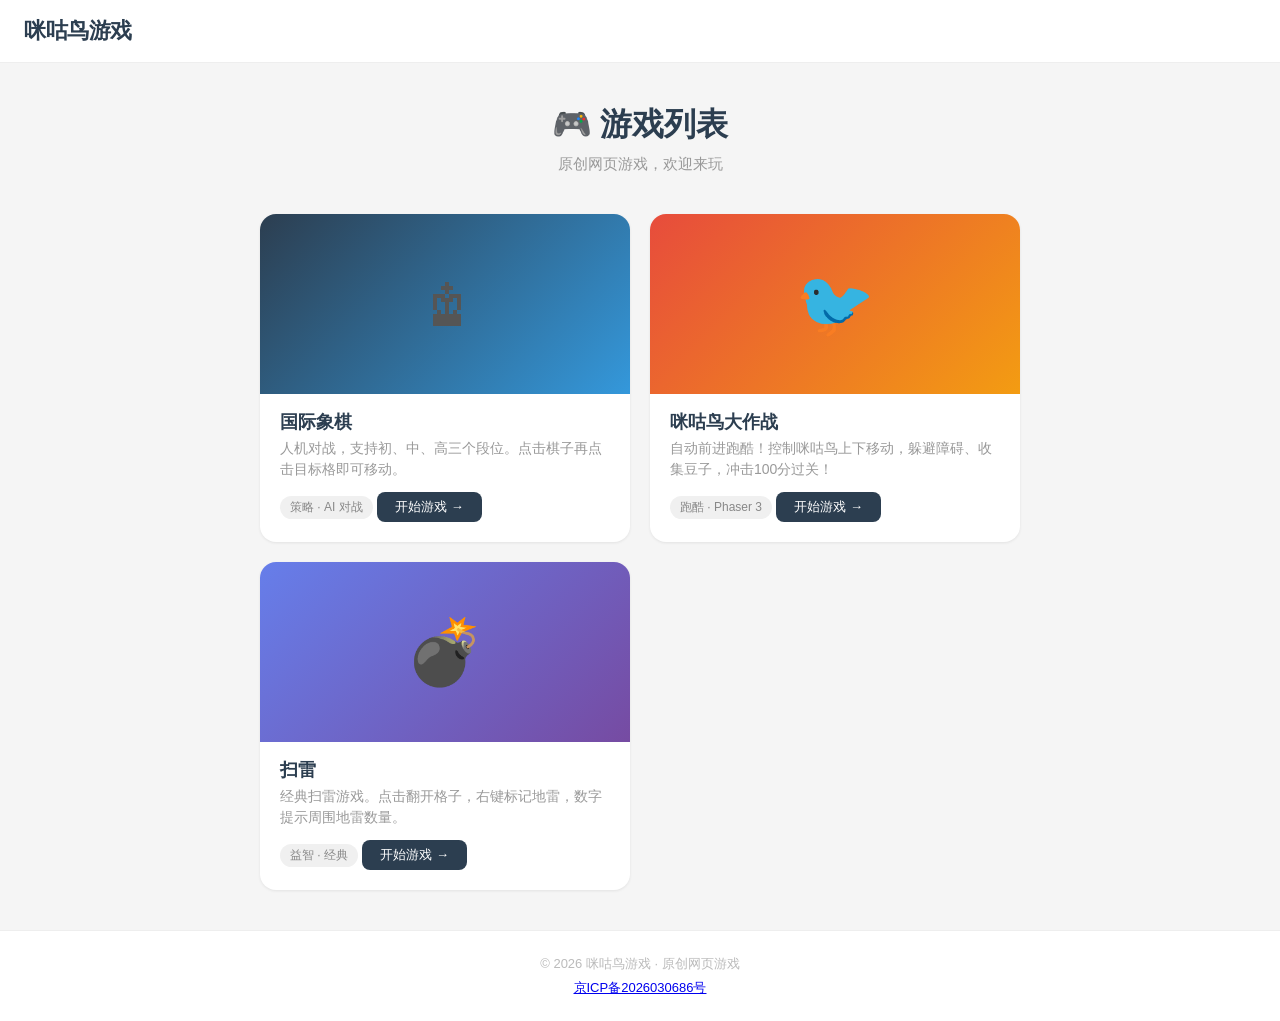
<file: index.html>
<!DOCTYPE html>
<html lang="zh-CN">
<head>
  <meta charset="UTF-8">
  <meta name="viewport" content="width=device-width, initial-scale=1.0">
  <title>咪咕鸟游戏 - 原创网页游戏</title>
  <link rel="stylesheet" href="/css/style.css">
</head>
<body>
  <nav class="nav">
    <a href="/" class="nav-brand">咪咕鸟游戏</a>
  </nav>

  <main>
    <div class="page-header">
      <h1>🎮 游戏列表</h1>
      <p>原创网页游戏，欢迎来玩</p>
    </div>

    <div class="game-grid">
      <!-- Chess -->
      <a href="/games/chess/" class="game-card">
        <div class="game-card-thumb" style="background: linear-gradient(135deg, #2c3e50 0%, #3498db 100%);">
          ♚
        </div>
        <div class="game-card-body">
          <div class="game-card-title">国际象棋</div>
          <div class="game-card-desc">人机对战，支持初、中、高三个段位。点击棋子再点击目标格即可移动。</div>
          <div class="game-card-tag">策略 · AI 对战</div>
          <div class="game-card-play">开始游戏 →</div>
        </div>
      </a>

      <!-- Migubird Battle -->
      <a href="/games/migubird-game/" class="game-card">
        <div class="game-card-thumb" style="background: linear-gradient(135deg, #e74c3c 0%, #f39c12 100%);">
          🐦
        </div>
        <div class="game-card-body">
          <div class="game-card-title">咪咕鸟大作战</div>
          <div class="game-card-desc">自动前进跑酷！控制咪咕鸟上下移动，躲避障碍、收集豆子，冲击100分过关！</div>
          <div class="game-card-tag">跑酷 · Phaser 3</div>
          <div class="game-card-play">开始游戏 →</div>
        </div>
      </a>

      <!-- Minesweeper -->
      <a href="/games/minesweeper/" class="game-card">
        <div class="game-card-thumb minesweeper">
          💣
        </div>
        <div class="game-card-body">
          <div class="game-card-title">扫雷</div>
          <div class="game-card-desc">经典扫雷游戏。点击翻开格子，右键标记地雷，数字提示周围地雷数量。</div>
          <div class="game-card-tag">益智 · 经典</div>
          <div class="game-card-play">开始游戏 →</div>
        </div>
      </a>
    </div>
  </main>

  <footer class="footer">
    <p>© 2026 咪咕鸟游戏 · 原创网页游戏</p>
    <p style="margin-top:6px;"><a href="https://beian.miit.gov.cn/" target="_blank" rel="noopener noreferrer">京ICP备2026030686号</a></p>
  </footer>
</body>
</html>
</file>
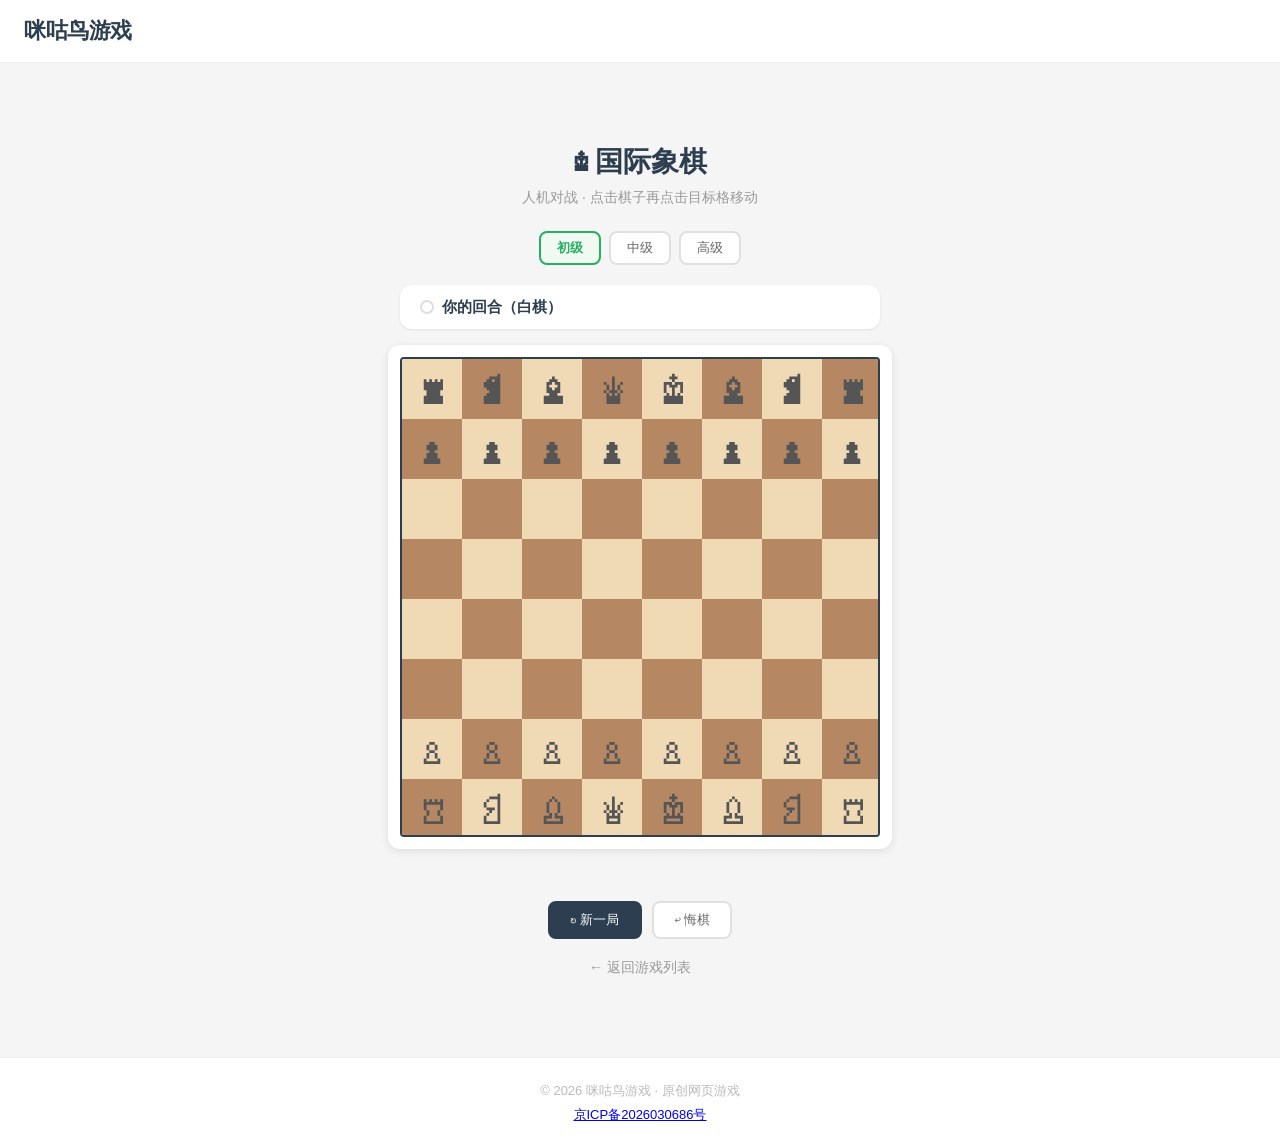
<file: games/chess/index.html>
<!DOCTYPE html>
<html lang="zh-CN">
<head>
  <meta charset="UTF-8">
  <meta name="viewport" content="width=device-width, initial-scale=1.0, user-scalable=no">
  <title>国际象棋 - 咪咕鸟游戏</title>
  <link rel="stylesheet" href="/css/style.css">
  <script src="chess.js?v=2"></script>
  <style>
    .game-container {
      display: flex;
      flex-direction: column;
      align-items: center;
      padding: 40px 20px;
    }

    .game-title {
      font-size: 28px;
      font-weight: 700;
      color: #2c3e50;
      margin-bottom: 8px;
    }

    .game-subtitle {
      color: #999;
      margin-bottom: 24px;
      font-size: 14px;
    }

    /* Difficulty selector */
    .difficulty {
      display: flex;
      gap: 8px;
      margin-bottom: 20px;
    }

    .difficulty button {
      padding: 6px 16px;
      border: 2px solid #e0e0e0;
      border-radius: 8px;
      background: white;
      cursor: pointer;
      font-size: 13px;
      transition: all 0.2s;
      color: #666;
    }

    .difficulty button:hover { border-color: #2c3e50; color: #2c3e50; }

    .difficulty button.active-easy {
      border-color: #27ae60;
      background: #f0faf3;
      color: #27ae60;
      font-weight: 600;
    }
    .difficulty button.active-medium {
      border-color: #e67e22;
      background: #fef9f0;
      color: #e67e22;
      font-weight: 600;
    }
    .difficulty button.active-hard {
      border-color: #c0392b;
      background: #fdf6f0;
      color: #c0392b;
      font-weight: 600;
    }

    /* Game info bar */
    .game-info {
      display: flex;
      align-items: center;
      justify-content: space-between;
      width: 100%;
      max-width: 480px;
      margin-bottom: 16px;
      padding: 10px 20px;
      background: white;
      border-radius: 12px;
      box-shadow: 0 1px 3px rgba(0,0,0,0.08);
    }

    .turn-indicator {
      display: flex;
      align-items: center;
      gap: 8px;
      font-size: 15px;
      font-weight: 600;
      color: #2c3e50;
    }

    .turn-dot {
      width: 14px;
      height: 14px;
      border-radius: 50%;
      display: inline-block;
      border: 2px solid #ddd;
    }

    .turn-dot.white { background: #fff; }
    .turn-dot.black { background: #222; }

    .captured-pieces {
      font-size: 18px;
      min-height: 24px;
      letter-spacing: 1px;
    }

    /* Board */
    .board-wrapper {
      background: white;
      padding: 12px;
      border-radius: 12px;
      box-shadow: 0 2px 8px rgba(0,0,0,0.1);
    }

    .board {
      display: grid;
      grid-template-columns: repeat(8, 1fr);
      gap: 0;
      width: 480px;
      height: 480px;
      border: 2px solid #2c3e50;
      border-radius: 4px;
      overflow: hidden;
    }

    .square {
      width: 60px;
      height: 60px;
      display: flex;
      align-items: center;
      justify-content: center;
      font-size: 44px;
      cursor: pointer;
      user-select: none;
      position: relative;
      transition: background 0.15s;
    }

    .square.light { background: #f0d9b5; }
    .square.dark { background: #b58863; }

    .square.selected {
      background: #f6f669 !important;
    }

    .square.valid-move::after {
      content: '';
      position: absolute;
      width: 16px;
      height: 16px;
      border-radius: 50%;
      background: rgba(0,0,0,0.2);
    }

    .square.valid-capture {
      box-shadow: inset 0 0 0 4px rgba(0,0,0,0.3);
    }

    .square.last-move {
      background: #cdd26a !important;
    }

    .square.in-check {
      background: radial-gradient(ellipse at center, #ff0000 0%, #e70000 25%, rgba(169,0,0,0) 89%) !important;
    }

    /* Status */
    .game-status {
      margin-top: 16px;
      font-size: 16px;
      font-weight: 600;
      min-height: 24px;
      text-align: center;
      color: #2c3e50;
    }

    .game-status.win { color: #27ae60; }
    .game-status.lose { color: #c0392b; }
    .game-status.draw { color: #e67e22; }

    /* Buttons */
    .game-actions {
      display: flex;
      gap: 10px;
      margin-top: 12px;
    }

    .btn {
      padding: 8px 20px;
      border: 2px solid #e0e0e0;
      border-radius: 8px;
      background: white;
      cursor: pointer;
      font-size: 13px;
      transition: all 0.2s;
      color: #666;
      font-weight: 500;
    }

    .btn:hover {
      border-color: #2c3e50;
      color: #2c3e50;
    }

    .btn-primary {
      background: #2c3e50;
      color: white;
      border-color: #2c3e50;
    }

    .btn-primary:hover {
      background: #c0392b;
      border-color: #c0392b;
    }

    /* Thinking indicator */
    .thinking {
      display: none;
      align-items: center;
      gap: 8px;
      margin-top: 8px;
      color: #999;
      font-size: 14px;
    }

    .thinking .spinner {
      width: 16px;
      height: 16px;
      border: 2px solid #ddd;
      border-top-color: #2c3e50;
      border-radius: 50%;
      animation: spin 0.8s linear infinite;
    }

    @keyframes spin { to { transform: rotate(360deg); } }

    .back-link {
      display: inline-flex;
      align-items: center;
      gap: 6px;
      margin-top: 20px;
      color: #999;
      text-decoration: none;
      font-size: 14px;
      transition: color 0.2s;
    }

    .back-link:hover { color: #2c3e50; }

    /* Responsive */
    @media (max-width: 540px) {
      .board { width: 92vw; height: 92vw; }
      .square { width: 11.5vw; height: 11.5vw; font-size: 7vw; }
      .board-wrapper { padding: 8px; }
      .game-title { font-size: 22px; }
      .game-info { max-width: 92vw; padding: 8px 12px; }
    }
  </style>
</head>
<body>
  <nav class="nav">
    <a href="/" class="nav-brand">咪咕鸟游戏</a>
  </nav>

  <main>
    <div class="game-container">
      <h1 class="game-title">♚ 国际象棋</h1>
      <p class="game-subtitle">人机对战 · 点击棋子再点击目标格移动</p>

      <div class="difficulty">
        <button class="active-easy" data-level="easy">初级</button>
        <button data-level="medium">中级</button>
        <button data-level="hard">高级</button>
      </div>

      <div class="game-info">
        <div class="turn-indicator">
          <span class="turn-dot white" id="turnDot"></span>
          <span id="turnText">你的回合</span>
        </div>
        <div class="captured-pieces" id="capturedDisplay"></div>
      </div>

      <div class="board-wrapper">
        <div class="board" id="board"></div>
      </div>

      <div class="game-status" id="gameStatus"></div>
      <div class="thinking" id="thinkingIndicator">
        <div class="spinner"></div>
        <span>电脑思考中...</span>
      </div>

      <div class="game-actions">
        <button class="btn btn-primary" id="restartBtn">↻ 新一局</button>
        <button class="btn" id="undoBtn">↩ 悔棋</button>
      </div>

      <a href="/" class="back-link">← 返回游戏列表</a>
    </div>
  </main>

  <footer class="footer">
    <p>© 2026 咪咕鸟游戏 · 原创网页游戏</p>
    <p style="margin-top:6px;"><a href="https://beian.miit.gov.cn/" target="_blank" rel="noopener noreferrer">京ICP备2026030686号</a></p>
  </footer>

  <script>
    const PIECES = { 'wK': '♔', 'wQ': '♕', 'wR': '♖', 'wB': '♗', 'wN': '♘', 'wP': '♙',
                     'bK': '♚', 'bQ': '♛', 'bR': '♜', 'bB': '♝', 'bN': '♞', 'bP': '♟' };

    const DIFFICULTY = { easy: 2, medium: 3, hard: 3 };

    let game = new Chess();
    let currentLevel = 'easy';
    let selectedSquare = null;
    let gameOver = false;
    let isAIThinking = false;
    let moveHistory = []; // for undo

    // Color squares: light/dark pattern - standard chess board
    // a8 is dark (index 0), h8 is light (index 7)
    const DARK_SQUARES = new Set();
    for (let r = 0; r < 8; r++) {
      for (let c = 0; c < 8; c++) {
        if ((r + c) % 2 === 1) DARK_SQUARES.add(sq(r, c));
      }
    }

    function sq(r, c) { return 'abcdefgh'[c] + (8 - r); }

    const boardEl = document.getElementById('board');
    const gameStatus = document.getElementById('gameStatus');
    const turnText = document.getElementById('turnText');
    const turnDot = document.getElementById('turnDot');
    const capturedDisplay = document.getElementById('capturedDisplay');
    const thinkingIndicator = document.getElementById('thinkingIndicator');
    const diffBtns = document.querySelectorAll('.difficulty button');

    diffBtns.forEach(btn => {
      btn.addEventListener('click', () => {
        diffBtns.forEach(b => { b.className = ''; });
        currentLevel = btn.dataset.level;
        btn.className = `active-${currentLevel}`;
        initGame();
      });
    });

    document.getElementById('restartBtn').addEventListener('click', initGame);
    document.getElementById('undoBtn').addEventListener('click', undoMove);

    function initGame() {
      game = new Chess();
      selectedSquare = null;
      gameOver = false;
      isAIThinking = false;
      moveHistory = [];
      gameStatus.textContent = '';
      gameStatus.className = 'game-status';
      thinkingIndicator.style.display = 'none';
      renderBoard();
      updateInfo();
    }

    function updateInfo() {
      if (gameOver) return;
      const turn = game.turn();
      turnDot.className = `turn-dot ${turn === 'w' ? 'white' : 'black'}`;
      turnText.textContent = turn === 'w' ? '你的回合（白棋）' : '电脑思考中...';
      updateCaptured();
    }

    function updateCaptured() {
      const fen = game.fen();
      const captured = { w: [], b: [] };
      const fullSet = { w: { P:0,N:0,B:0,R:0,Q:0 }, b: { P:0,N:0,B:0,R:0,Q:0 } };

      // Count pieces from FEN
      const rows = fen.split(' ')[0].split('/');
      rows.forEach(row => {
        let c = 0;
        for (const ch of row) {
          if (ch >= '1' && ch <= '8') { c += parseInt(ch); continue; }
          const color = ch === ch.toUpperCase() ? 'w' : 'b';
          const type = ch.toUpperCase();
          fullSet[color][type]++;
          c++;
        }
      });

      // Starting set
      const startSet = { w: { P:8,N:2,B:2,R:2,Q:1,K:1 }, b: { P:8,N:2,B:2,R:2,Q:1,K:1 } };

      const order = ['Q','R','B','N','P'];
      let whiteCaptured = '', blackCaptured = '';
      order.forEach(type => {
        for (let i = fullSet.w[type]; i < startSet.w[type]; i++)
          whiteCaptured += PIECES['w' + type];
        for (let i = fullSet.b[type]; i < startSet.b[type]; i++)
          blackCaptured += PIECES['b' + type];
      });

      capturedDisplay.innerHTML = blackCaptured ? `<span style="color:#666">${blackCaptured}</span> ` : '';
      capturedDisplay.innerHTML += whiteCaptured ? `<span>${whiteCaptured}</span>` : '';
    }

    function renderBoard() {
      boardEl.innerHTML = '';
      const fen = game.fen().split(' ')[0];
      const rows = fen.split('/');
      const inCheck = game.inCheck();

      for (let r = 0; r < 8; r++) {
        let col = 0;
        for (const ch of rows[r]) {
          if (ch >= '1' && ch <= '8') {
            const empty = parseInt(ch);
            for (let e = 0; e < empty; e++) {
              const sqName = sq(r, col);
              const div = createSquare(r, col, sqName, null, inCheck);
              boardEl.appendChild(div);
              col++;
            }
          } else {
            const color = ch === ch.toUpperCase() ? 'w' : 'b';
            const type = ch.toUpperCase();
            const sqName = sq(r, col);
            const div = createSquare(r, col, sqName, color + type, inCheck);
            boardEl.appendChild(div);
            col++;
          }
        }
      }

      // Highlight last move
      if (moveHistory.length > 0) {
        const last = moveHistory[moveHistory.length - 1];
        highlightSquare(last.from);
        highlightSquare(last.to);
      }
    }

    function createSquare(r, c, sqName, piece, inCheck) {
      const div = document.createElement('div');
      const isDark = DARK_SQUARES.has(sqName);
      div.className = `square ${isDark ? 'dark' : 'light'}`;
      div.dataset.sq = sqName;

      if (piece) {
        div.textContent = PIECES[piece] || '';
        div.dataset.piece = piece;
      }

      if (inCheck && piece === (game.turn() === 'w' ? 'wK' : 'bK')) {
        div.classList.add('in-check');
      }

      div.addEventListener('click', () => handleClick(sqName));
      return div;
    }

    function highlightSquare(sqName) {
      const idx = (8 - parseInt(sqName[1])) * 8 + 'abcdefgh'.indexOf(sqName[0]);
      if (boardEl.children[idx]) {
        boardEl.children[idx].classList.add('last-move');
      }
    }

    function getSquareEl(sqName) {
      const idx = (8 - parseInt(sqName[1])) * 8 + 'abcdefgh'.indexOf(sqName[0]);
      return boardEl.children[idx];
    }

    function clearHighlights() {
      boardEl.querySelectorAll('.selected, .valid-move, .valid-capture, .last-move, .in-check').forEach(el => {
        el.classList.remove('selected', 'valid-move', 'valid-capture', 'last-move', 'in-check');
      });
    }

    function showValidMoves(sqName) {
      const moves = game.moves({ square: sqName, verbose: true });
      moves.forEach(move => {
        const el = getSquareEl(move.to);
        if (el) {
          if (move.captured) el.classList.add('valid-capture');
          else el.classList.add('valid-move');
        }
      });
    }

    function handleClick(sqName) {
      if (gameOver || isAIThinking) return;
      if (game.turn() === 'b') {
return; }

      // If a piece is already selected
      if (selectedSquare) {
        // Clicking same square - deselect
        if (selectedSquare === sqName) {
          clearHighlights();
          selectedSquare = null;
          return;
        }

        // Try to make a move
        const move = game.move({
          from: selectedSquare,
          to: sqName,
          promotion: 'q' // Always promote to queen
        });

        if (move) {
          try {
            clearHighlights();
            selectedSquare = null;
            moveHistory.push(move);
renderBoard();
checkGameState();
            if (!gameOver) {
aiMove();
} else {
}
          } catch(e) {
console.error('ERROR:', e);
          }
          return;
        }

        // Not a valid move - try selecting a different piece
        const piece = game.get(sqName);
        if (piece && piece.color === 'w') {
          clearHighlights();
          selectedSquare = sqName;
          const el = getSquareEl(sqName);
          if (el) el.classList.add('selected');
          showValidMoves(sqName);
          return;
        }

        // Invalid target, deselect
        clearHighlights();
        selectedSquare = null;
        return;
      }

      // No piece selected - try to select one
      const piece = game.get(sqName);
      if (piece && piece.color === 'w') {
        clearHighlights();
        selectedSquare = sqName;
        const el = getSquareEl(sqName);
        if (el) el.classList.add('selected');
        showValidMoves(sqName);
      }
    }

    // ========== AI Engine ==========

    const PIECE_VALUES = { p: 100, n: 320, b: 330, r: 500, q: 900, k: 20000 };

    // Piece-square tables for positional evaluation
    const PST = {
      p: [ 0,  0,  0,  0,  0,  0,  0,  0,
          50, 50, 50, 50, 50, 50, 50, 50,
          10, 10, 20, 30, 30, 20, 10, 10,
           5,  5, 10, 25, 25, 10,  5,  5,
           0,  0,  0, 20, 20,  0,  0,  0,
           5, -5,-10,  0,  0,-10, -5,  5,
           5, 10, 10,-20,-20, 10, 10,  5,
           0,  0,  0,  0,  0,  0,  0,  0 ],
      n: [-50,-40,-30,-30,-30,-30,-40,-50,
          -40,-20,  0,  0,  0,  0,-20,-40,
          -30,  0, 10, 15, 15, 10,  0,-30,
          -30,  5, 15, 20, 20, 15,  5,-30,
          -30,  0, 15, 20, 20, 15,  0,-30,
          -30,  5, 10, 15, 15, 10,  5,-30,
          -40,-20,  0,  5,  5,  0,-20,-40,
          -50,-40,-30,-30,-30,-30,-40,-50 ],
      b: [-20,-10,-10,-10,-10,-10,-10,-20,
          -10,  0,  0,  0,  0,  0,  0,-10,
          -10,  0,  5, 10, 10,  5,  0,-10,
          -10,  5,  5, 10, 10,  5,  5,-10,
          -10,  0, 10, 10, 10, 10,  0,-10,
          -10, 10, 10, 10, 10, 10, 10,-10,
          -10,  5,  0,  0,  0,  0,  5,-10,
          -20,-10,-10,-10,-10,-10,-10,-20 ],
      r: [ 0,  0,  0,  0,  0,  0,  0,  0,
           5, 10, 10, 10, 10, 10, 10,  5,
          -5,  0,  0,  0,  0,  0,  0, -5,
          -5,  0,  0,  0,  0,  0,  0, -5,
          -5,  0,  0,  0,  0,  0,  0, -5,
          -5,  0,  0,  0,  0,  0,  0, -5,
          -5,  0,  0,  0,  0,  0,  0, -5,
           0,  0,  0,  5,  5,  0,  0,  0 ],
      q: [-20,-10,-10, -5, -5,-10,-10,-20,
          -10,  0,  0,  0,  0,  0,  0,-10,
          -10,  0,  5,  5,  5,  5,  0,-10,
           -5,  0,  5,  5,  5,  5,  0, -5,
            0,  0,  5,  5,  5,  5,  0, -5,
          -10,  5,  5,  5,  5,  5,  0,-10,
          -10,  0,  5,  0,  0,  0,  0,-10,
          -20,-10,-10, -5, -5,-10,-10,-20 ],
      k: [-30,-40,-40,-50,-50,-40,-40,-30,
          -30,-40,-40,-50,-50,-40,-40,-30,
          -30,-40,-40,-50,-50,-40,-40,-30,
          -30,-40,-40,-50,-50,-40,-40,-30,
          -20,-30,-30,-40,-40,-30,-30,-20,
          -10,-20,-20,-20,-20,-20,-20,-10,
           20, 20,  0,  0,  0,  0, 20, 20,
           20, 30, 10,  0,  0, 10, 30, 20 ]
    };

    function pstIndex(sq, color) {
      const file = 'abcdefgh'.indexOf(sq[0]);
      const rank = parseInt(sq[1]) - 1;
      return color === 'w' ? (7 - rank) * 8 + file : rank * 8 + (7 - file);
    }

    function evaluate() {
      let score = 0;
      const fen = game.fen().split(' ')[0];
      const rows = fen.split('/');

      for (let r = 0; r < 8; r++) {
        let col = 0;
        for (const ch of rows[r]) {
          if (ch >= '1' && ch <= '8') { col += parseInt(ch); continue; }
          const color = ch === ch.toUpperCase() ? 'w' : 'b';
          const type = ch.toLowerCase();
          const sqName = sq(r, col);
          const table = PST[type];
          const pstVal = table ? (table[pstIndex(sqName, color)] || 0) : 0;
          const val = (PIECE_VALUES[type] || 0) + pstVal;
          score += (color === 'w' ? val : -val);
          col++;
        }
      }

      return isNaN(score) ? 0 : score;
    }

    function minimax(depth, alpha, beta, isMaximizing) {
      if (depth === 0) return { score: evaluate(), move: null };

      const moves = game.moves();
      if (moves.length === 0) {
        if (game.inCheck()) return { score: isMaximizing ? -99999 + (3-depth)*100 : 99999 - (3-depth)*100, move: null };
        return { score: 0, move: null };
      }

      let bestMove = moves[0];
      let nodeCount = 0;

      for (const m of moves) {
        let success = false;
        try {
          const result = game.move(m);
          success = !!result;
        } catch(e) {
          success = false;
        }
        if (!success) continue; // skip invalid moves
        nodeCount++;

        const val = minimax(depth - 1, alpha, beta, !isMaximizing);
        game.undo();

        // Handle NaN scores
        const s = isNaN(val.score) ? 0 : val.score;

        if (isMaximizing) {
          if (s > alpha) {
            alpha = s;
            bestMove = m;
          }
        } else {
          if (s < beta) {
            beta = s;
            bestMove = m;
          }
        }

        if (alpha >= beta) break;

        // Safety: limit nodes searched to prevent freeze
        if (nodeCount > 20000) break;
      }

      return { score: isMaximizing ? alpha : beta, move: bestMove };
    }

    function aiMove() {
      if (gameOver) {
return; }
isAIThinking = true;
      thinkingIndicator.style.display = 'flex';
      turnText.textContent = '电脑思考中...';
setTimeout(() => {
        try {
          const depth = DIFFICULTY[currentLevel];
const startTime = performance.now();
          const result = minimax(depth, -Infinity, Infinity, false);
          const elapsed = ((performance.now() - startTime) / 1000).toFixed(1);
          console.log('AI search done in ' + elapsed + 's, best move:', result.move);

          if (result.move) {
            const moveObj = game.move(result.move);
            console.log('AI move result:', moveObj ? 'ok' : 'FAILED');
            if (moveObj) {
              moveHistory.push({ from: moveObj.from, to: moveObj.to });
            }
          } else {
}

          isAIThinking = false;
          thinkingIndicator.style.display = 'none';
          renderBoard();
          checkGameState();
        } catch (e) {
console.error('AI error:', e.message, e.stack);
          isAIThinking = false;
          thinkingIndicator.style.display = 'none';
          gameStatus.textContent = '⚠️ AI 出错，请重新开始';
          gameStatus.className = 'game-status draw';
        }
      }, 50);
    }

    function checkGameState() {
      updateInfo();

      if (game.isCheckmate()) {
        gameOver = true;
        const winner = game.turn() === 'w' ? '黑方' : '白方';
        gameStatus.textContent = `🏆 ${winner}获胜！${winner === '黑方' ? '电脑赢了' : '你赢了！'}`;
        gameStatus.className = `game-status ${game.turn() === 'w' ? 'lose' : 'win'}`;
        turnText.textContent = '对局结束';
        return;
      }

      if (game.isDraw()) {
        gameOver = true;
        gameStatus.textContent = '🤝 平局';
        gameStatus.className = 'game-status draw';
        turnText.textContent = '对局结束';
        return;
      }

      if (game.isCheck()) {
        gameStatus.textContent = '⚠️ 将军！';
      } else {
        gameStatus.textContent = '';
      }
    }

    function undoMove() {
      if (isAIThinking || moveHistory.length === 0) return;
      // Undo two moves (AI + player)
      if (moveHistory.length >= 2) {
        game.undo();
        game.undo();
        moveHistory.pop();
        moveHistory.pop();
      } else {
        game.undo();
        moveHistory.pop();
      }
      gameOver = false;
      selectedSquare = null;
      renderBoard();
      updateInfo();
      gameStatus.textContent = '';
      gameStatus.className = 'game-status';
    }

    initGame();
  </script>
</body>
</html>
</file>
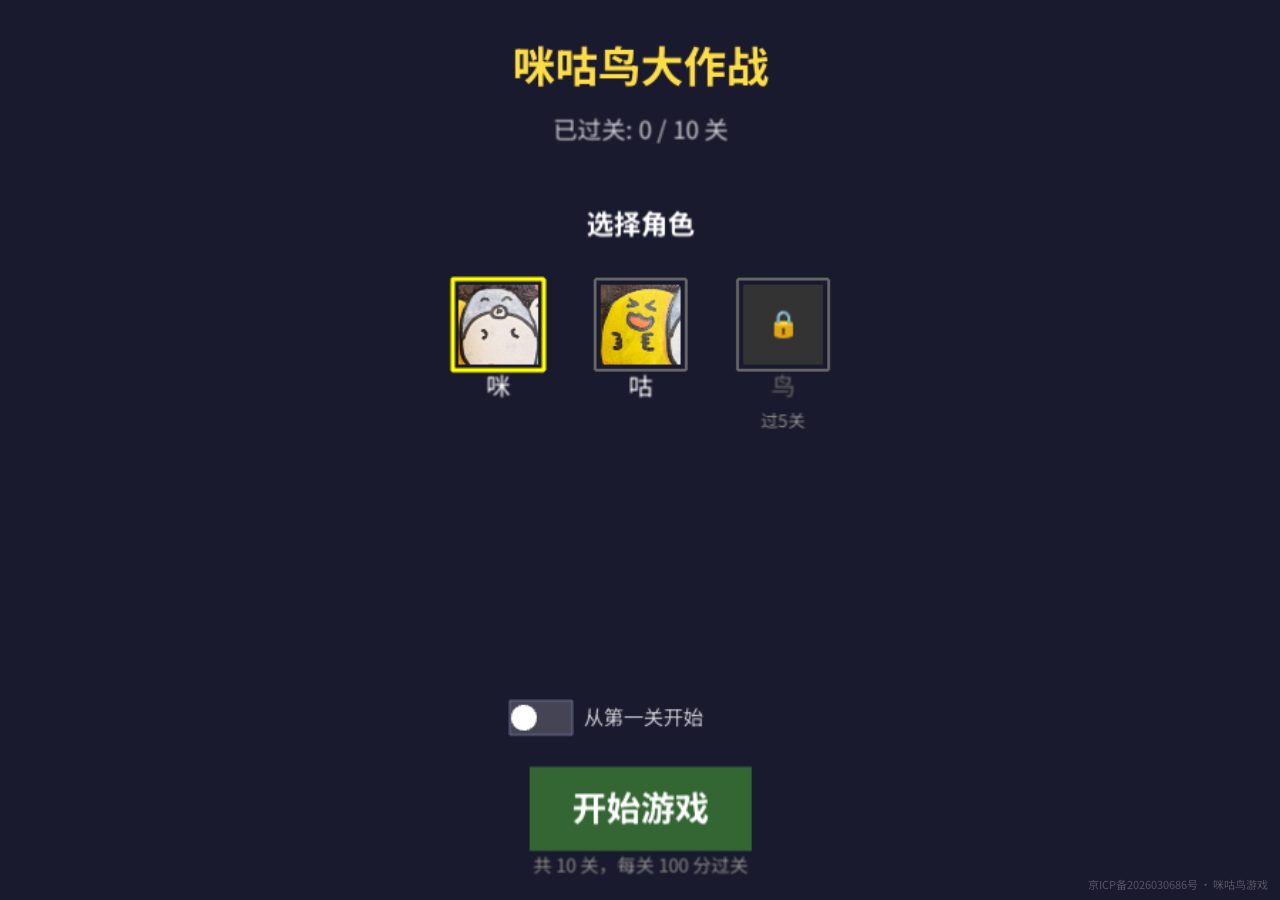
<file: games/migubird-game/index.html>
<!DOCTYPE html>
<html lang="zh-CN">
  <head>
    <meta charset="UTF-8" />
    <meta
      name="viewport"
      content="width=device-width, initial-scale=1.0, maximum-scale=1.0, user-scalable=no, viewport-fit=cover"
    />
    <meta name="apple-mobile-web-app-capable" content="yes" />
    <title>咪咕鸟大作战</title>
    <link rel="preconnect" href="https://fonts.googleapis.com" />
    <link rel="preconnect" href="https://fonts.gstatic.com" crossorigin />
    <link
      href="https://fonts.googleapis.com/css2?family=Noto+Sans+SC:wght@400;500;700&display=swap"
      rel="stylesheet"
    />
    <style>
      * {
        margin: 0;
        padding: 0;
        box-sizing: border-box;
      }
      html,
      body {
        width: 100%;
        height: 100%;
        overflow: hidden;
        background: #1a1a2e;
        touch-action: none;
        -webkit-touch-callout: none;
        -webkit-user-select: none;
        user-select: none;
      }
      #game-container {
        position: fixed;
        inset: 0;
        padding: env(safe-area-inset-top) env(safe-area-inset-right)
          env(safe-area-inset-bottom) env(safe-area-inset-left);
        display: flex;
        align-items: center;
        justify-content: center;
        overflow: hidden;
      }
      #game-container canvas {
        display: block;
        margin: auto;
        touch-action: none;
        -webkit-font-smoothing: antialiased;
        -moz-osx-font-smoothing: grayscale;
      }
      .footer-beian {
        position: fixed;
        bottom: 8px;
        right: 12px;
        color: rgba(255, 255, 255, 0.25);
        font-size: 11px;
        font-family: 'Noto Sans SC', sans-serif;
        z-index: 999;
        pointer-events: none;
      }
      .footer-beian a {
        color: inherit;
        text-decoration: none;
        pointer-events: auto;
      }
      .footer-beian a:hover {
        color: rgba(255, 255, 255, 0.5);
      }
    </style>
    <script type="module" crossorigin src="./assets/index-Be0DNyAN.js"></script>
  </head>
  <body>
    <div id="game-container"></div>
    <div class="footer-beian">
      <a href="https://beian.miit.gov.cn/" target="_blank" rel="noopener noreferrer">京ICP备2026030686号</a>
      · 咪咕鸟游戏
    </div>
  </body>
</html>
</file>
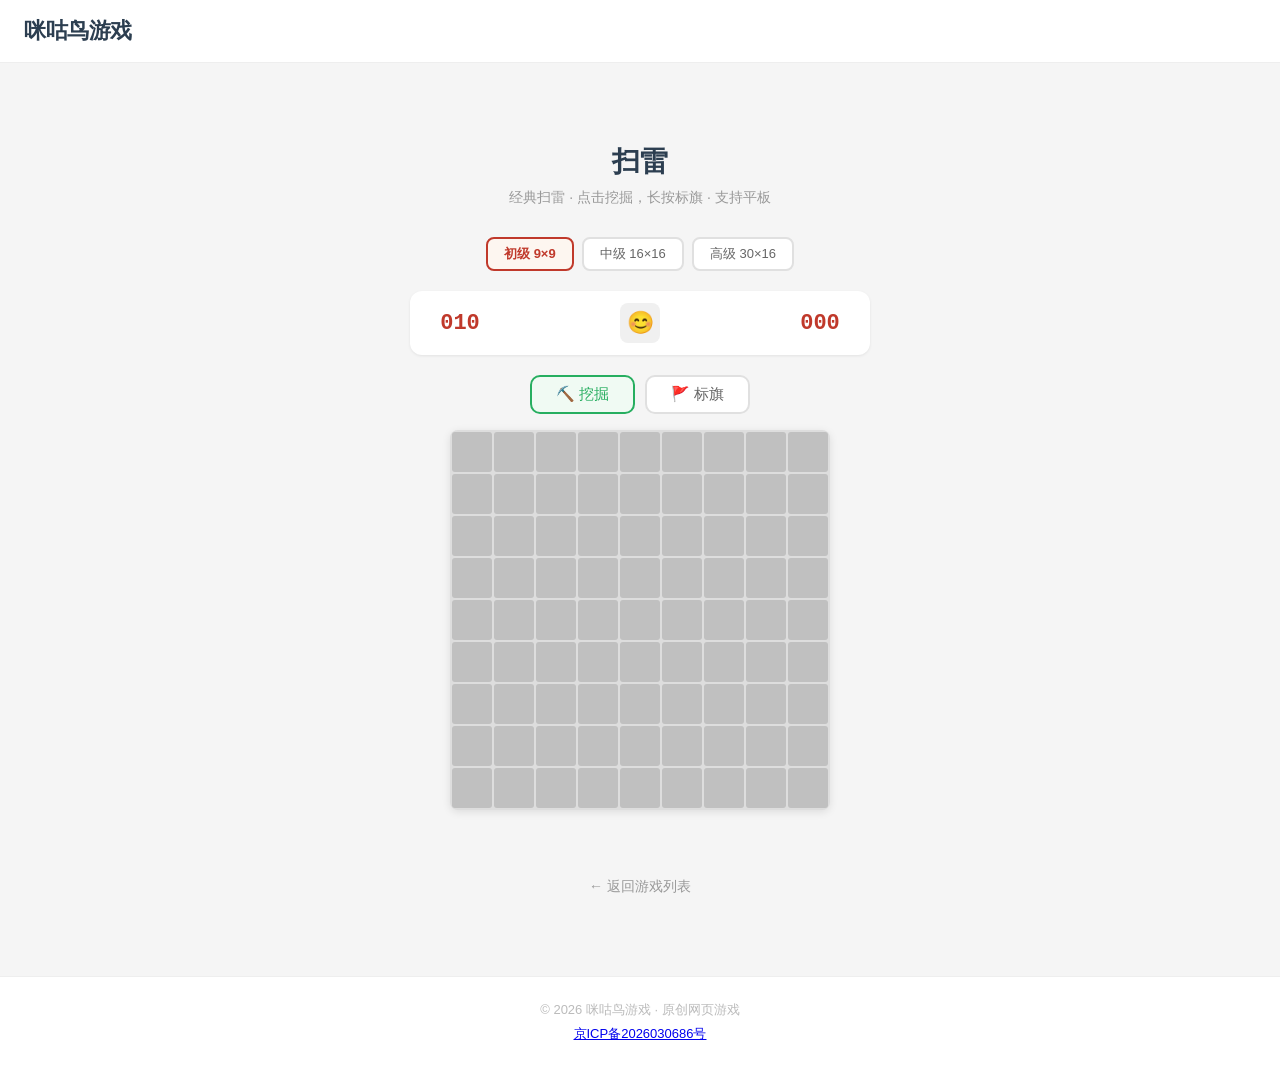
<file: games/minesweeper/index.html>
<!DOCTYPE html>
<html lang="zh-CN">
<head>
  <meta charset="UTF-8">
  <meta name="viewport" content="width=device-width, initial-scale=1.0, user-scalable=no">
  <title>扫雷 - 咪咕鸟游戏</title>
  <link rel="stylesheet" href="/css/style.css">
  <style>
    .game-container {
      display: flex;
      flex-direction: column;
      align-items: center;
      padding: 40px 20px;
    }

    .game-title {
      font-size: 28px;
      font-weight: 700;
      color: #2c3e50;
      margin-bottom: 8px;
    }

    .game-subtitle {
      color: #999;
      margin-bottom: 30px;
      font-size: 14px;
    }

    .controls {
      display: flex;
      align-items: center;
      justify-content: space-between;
      width: 100%;
      max-width: 460px;
      margin-bottom: 20px;
      padding: 12px 20px;
      background: white;
      border-radius: 12px;
      box-shadow: 0 1px 3px rgba(0,0,0,0.08);
    }

    .mine-counter, .timer {
      font-family: 'Courier New', monospace;
      font-size: 22px;
      font-weight: 700;
      color: #c0392b;
      min-width: 60px;
      text-align: center;
    }

    .restart-btn {
      width: 40px;
      height: 40px;
      font-size: 22px;
      cursor: pointer;
      border: none;
      border-radius: 8px;
      background: #f0f0f0;
      transition: all 0.2s;
      display: flex;
      align-items: center;
      justify-content: center;
    }

    .restart-btn:hover {
      background: #e0e0e0;
      transform: scale(1.1);
    }

    .difficulty {
      display: flex;
      gap: 8px;
      margin-bottom: 20px;
    }

    .difficulty button {
      padding: 6px 16px;
      border: 2px solid #e0e0e0;
      border-radius: 8px;
      background: white;
      cursor: pointer;
      font-size: 13px;
      transition: all 0.2s;
      color: #666;
    }

    .difficulty button:hover {
      border-color: #c0392b;
      color: #c0392b;
    }

    .difficulty button.active {
      border-color: #c0392b;
      background: #fdf6f0;
      color: #c0392b;
      font-weight: 600;
    }

    /* Mode toggle */
    .mode-toggle {
      display: flex;
      gap: 10px;
      margin-bottom: 16px;
    }

    .mode-btn {
      padding: 8px 24px;
      border: 2px solid #e0e0e0;
      border-radius: 10px;
      background: white;
      cursor: pointer;
      font-size: 15px;
      transition: all 0.2s;
      color: #666;
      font-weight: 500;
      touch-action: manipulation;
      -webkit-tap-highlight-color: transparent;
    }

    .mode-btn:active {
      transform: scale(0.95);
    }

    .mode-btn.active[data-mode="dig"] {
      border-color: #27ae60;
      background: #f0faf3;
      color: #27ae60;
    }

    .mode-btn.active[data-mode="flag"] {
      border-color: #e67e22;
      background: #fef9f0;
      color: #e67e22;
    }

    .board {
      display: inline-grid;
      gap: 2px;
      background: #ddd;
      padding: 2px;
      border-radius: 8px;
      box-shadow: 0 2px 8px rgba(0,0,0,0.1);
    }

    .cell {
      width: 40px;
      height: 40px;
      background: #c0c0c0;
      border: none;
      cursor: pointer;
      font-size: 16px;
      font-weight: 700;
      display: flex;
      align-items: center;
      justify-content: center;
      border-radius: 3px;
      transition: background 0.15s;
      user-select: none;
      -webkit-tap-highlight-color: transparent;
      touch-action: manipulation;
    }

    .cell:hover:not(.revealed):not(.flagged) {
      background: #d4d4d4;
    }

    .cell.revealed {
      background: #e8e8e8;
      cursor: default;
    }

    .cell.revealed.n0 { color: #e8e8e8; }
    .cell.revealed.n1 { color: #0000ff; }
    .cell.revealed.n2 { color: #008000; }
    .cell.revealed.n3 { color: #ff0000; }
    .cell.revealed.n4 { color: #000080; }
    .cell.revealed.n5 { color: #800000; }
    .cell.revealed.n6 { color: #008080; }
    .cell.revealed.n7 { color: #000000; }
    .cell.revealed.n8 { color: #808080; }

    .cell.flagged { background: #ffd700; }
    .cell.mine { background: #ff4444; }
    .cell.mine-hit { background: #ff0000; }
    .cell.wrong-flag { background: #ff9999; }

    .game-message {
      margin-top: 20px;
      font-size: 18px;
      font-weight: 600;
      min-height: 28px;
      color: #2c3e50;
    }

    .game-message.lose { color: #c0392b; }
    .game-message.win { color: #27ae60; }

    .back-link {
      display: inline-flex;
      align-items: center;
      gap: 6px;
      margin-top: 20px;
      color: #999;
      text-decoration: none;
      font-size: 14px;
      transition: color 0.2s;
    }

    .back-link:hover { color: #2c3e50; }

    /* Responsive */
    @media (min-width: 768px) and (max-width: 1024px) {
      .board { max-width: 92vw; overflow-x: auto; }
    }

    @media (max-width: 768px) {
      .cell { width: 36px; height: 36px; font-size: 14px; }
    }

    @media (max-width: 500px) {
      .cell { width: 32px; height: 32px; font-size: 13px; }
      .controls { max-width: 360px; padding: 10px 16px; }
      .game-title { font-size: 22px; }
      .mode-btn { padding: 6px 16px; font-size: 13px; }
    }
  </style>
</head>
<body>
  <nav class="nav">
    <a href="/" class="nav-brand">咪咕鸟游戏</a>
  </nav>

  <main>
    <div class="game-container">
      <h1 class="game-title">扫雷</h1>
      <p class="game-subtitle">经典扫雷 · 点击挖掘，长按标旗 · 支持平板</p>

      <div class="difficulty">
        <button class="active" data-level="easy">初级 9×9</button>
        <button data-level="medium">中级 16×16</button>
        <button data-level="hard">高级 30×16</button>
      </div>

      <div class="controls">
        <div class="mine-counter" id="mineCounter">010</div>
        <button class="restart-btn" id="restartBtn">😊</button>
        <div class="timer" id="timer">000</div>
      </div>

      <!-- Mode toggle for tablet/touch -->
      <div class="mode-toggle">
        <button class="mode-btn active" data-mode="dig" id="digModeBtn">⛏️ 挖掘</button>
        <button class="mode-btn" data-mode="flag" id="flagModeBtn">🚩 标旗</button>
      </div>

      <div class="board" id="board"></div>
      <div class="game-message" id="gameMessage"></div>

      <a href="/" class="back-link">← 返回游戏列表</a>
    </div>
  </main>

  <footer class="footer">
    <p>© 2026 咪咕鸟游戏 · 原创网页游戏</p>
    <p style="margin-top:6px;"><a href="https://beian.miit.gov.cn/" target="_blank" rel="noopener noreferrer">京ICP备2026030686号</a></p>
  </footer>

  <script>
    const levels = {
      easy:   { rows: 9,  cols: 9,  mines: 10 },
      medium: { rows: 16, cols: 16, mines: 40 },
      hard:   { rows: 16, cols: 30, mines: 99 }
    };

    let currentLevel = 'easy';
    let board = [];
    let revealed = [];
    let flagged = [];
    let gameOver = false;
    let firstClick = true;
    let timerInterval = null;
    let seconds = 0;
    let flagCount = 0;
    let flagMode = false;
    let touchStartTime = 0;
    let touchMoved = false;
    let longPressTimer = null;

    const boardEl = document.getElementById('board');
    const mineCounter = document.getElementById('mineCounter');
    const timerEl = document.getElementById('timer');
    const gameMessage = document.getElementById('gameMessage');
    const restartBtn = document.getElementById('restartBtn');
    const diffBtns = document.querySelectorAll('.difficulty button');
    const digModeBtn = document.getElementById('digModeBtn');
    const flagModeBtn = document.getElementById('flagModeBtn');

    // Mode toggle
    digModeBtn.addEventListener('click', () => {
      flagMode = false;
      digModeBtn.classList.add('active');
      flagModeBtn.classList.remove('active');
    });

    flagModeBtn.addEventListener('click', () => {
      flagMode = true;
      flagModeBtn.classList.add('active');
      digModeBtn.classList.remove('active');
    });

    diffBtns.forEach(btn => {
      btn.addEventListener('click', () => {
        diffBtns.forEach(b => b.classList.remove('active'));
        btn.classList.add('active');
        currentLevel = btn.dataset.level;
        initGame();
      });
    });

    restartBtn.addEventListener('click', initGame);
    restartBtn.addEventListener('mousedown', e => e.preventDefault());

    function initGame() {
      stopTimer();
      const lv = levels[currentLevel];
      board = Array.from({length: lv.rows}, () => Array(lv.cols).fill(0));
      revealed = Array.from({length: lv.rows}, () => Array(lv.cols).fill(false));
      flagged = Array.from({length: lv.rows}, () => Array(lv.cols).fill(false));
      gameOver = false;
      firstClick = true;
      seconds = 0;
      flagCount = 0;
      timerEl.textContent = '000';
      mineCounter.textContent = String(lv.mines).padStart(3, '0');
      gameMessage.textContent = '';
      gameMessage.className = 'game-message';
      restartBtn.textContent = '😊';
      flagMode = false;
      digModeBtn.classList.add('active');
      flagModeBtn.classList.remove('active');
      renderBoard();
    }

    function handleCellAction(r, c) {
      if (gameOver) return;
      if (flagMode) {
        if (revealed[r][c]) { chord(r, c); return; }  // flag模式点数字 → 和弦展开
        toggleFlag(r, c);  // 标旗/取消标旗
        return;
      }
      if (flagged[r][c]) return;
      if (revealed[r][c]) { chord(r, c); return; }
      reveal(r, c);
    }

    function renderBoard() {
      const lv = levels[currentLevel];
      boardEl.style.gridTemplateColumns = `repeat(${lv.cols}, 1fr)`;
      boardEl.innerHTML = '';
      for (let r = 0; r < lv.rows; r++) {
        for (let c = 0; c < lv.cols; c++) {
          const cell = document.createElement('button');
          cell.className = 'cell';
          cell.dataset.r = r;
          cell.dataset.c = c;

          // Mouse click (desktop)
          cell.addEventListener('click', (e) => {
            if (gameOver) return;
            if (touchMoved) { touchMoved = false; return; }
            handleCellAction(r, c);
          });

          // Right-click flag (desktop)
          cell.addEventListener('contextmenu', (e) => {
            e.preventDefault();
            if (gameOver) return;
            if (revealed[r][c]) return;
            toggleFlag(r, c);
          });

          // Touch: detect long press for flag
          cell.addEventListener('touchstart', (e) => {
            touchMoved = false;
            touchStartTime = Date.now();
            longPressTimer = setTimeout(() => {
              longPressTimer = null;
              if (!gameOver && !revealed[r][c]) {
                toggleFlag(r, c);
                if (navigator.vibrate) navigator.vibrate(15);
              }
            }, 400);
          }, { passive: true });

          cell.addEventListener('touchmove', () => {
            touchMoved = true;
            if (longPressTimer) { clearTimeout(longPressTimer); longPressTimer = null; }
          }, { passive: true });

          cell.addEventListener('touchend', (e) => {
            if (longPressTimer) { clearTimeout(longPressTimer); longPressTimer = null; }
            if (touchMoved) return;
            if (Date.now() - touchStartTime > 400) return; // handled by long press
            if (gameOver) return;
            handleCellAction(r, c);
            touchMoved = true; // prevent duplicate click event
          }, { passive: true });

          boardEl.appendChild(cell);
        }
      }
    }

    function placeMines(safeRow, safeCol) {
      const lv = levels[currentLevel];
      let placed = 0;
      while (placed < lv.mines) {
        const r = Math.floor(Math.random() * lv.rows);
        const c = Math.floor(Math.random() * lv.cols);
        if (board[r][c] === -1) continue;
        if (Math.abs(r - safeRow) <= 1 && Math.abs(c - safeCol) <= 1) continue;
        board[r][c] = -1;
        placed++;
      }
      for (let r = 0; r < lv.rows; r++) {
        for (let c = 0; c < lv.cols; c++) {
          if (board[r][c] === -1) continue;
          let count = 0;
          for (let dr = -1; dr <= 1; dr++) {
            for (let dc = -1; dc <= 1; dc++) {
              const nr = r + dr, nc = c + dc;
              if (nr >= 0 && nr < lv.rows && nc >= 0 && nc < lv.cols && board[nr][nc] === -1) count++;
            }
          }
          board[r][c] = count;
        }
      }
    }

    function reveal(r, c) {
      const lv = levels[currentLevel];
      if (r < 0 || r >= lv.rows || c < 0 || c >= lv.cols) return;
      if (revealed[r][c]) return;
      if (flagged[r][c]) return;
      if (firstClick) {
        firstClick = false;
        placeMines(r, c);
        startTimer();
      }
      revealed[r][c] = true;
      if (board[r][c] === -1) {
        gameOver = true;
        revealAllMines(r, c);
        return;
      }
      updateCell(r, c);
      if (board[r][c] === 0) {
        for (let dr = -1; dr <= 1; dr++) {
          for (let dc = -1; dc <= 1; dc++) {
            if (dr === 0 && dc === 0) continue;
            reveal(r + dr, c + dc);
          }
        }
      }
      checkWin();
    }

    function chord(r, c) {
      if (board[r][c] <= 0) return;
      const lv = levels[currentLevel];
      let adjFlags = 0;
      for (let dr = -1; dr <= 1; dr++) {
        for (let dc = -1; dc <= 1; dc++) {
          const nr = r + dr, nc = c + dc;
          if (nr >= 0 && nr < lv.rows && nc >= 0 && nc < lv.cols && flagged[nr][nc]) adjFlags++;
        }
      }
      if (adjFlags === board[r][c]) {
        for (let dr = -1; dr <= 1; dr++) {
          for (let dc = -1; dc <= 1; dc++) {
            const nr = r + dr, nc = c + dc;
            if (nr >= 0 && nr < lv.rows && nc >= 0 && nc < lv.cols && !flagged[nr][nc]) {
              reveal(nr, nc);
            }
          }
        }
      }
    }

    function toggleFlag(r, c) {
      const lv = levels[currentLevel];
      if (revealed[r][c]) return;
      flagged[r][c] = !flagged[r][c];
      flagCount += flagged[r][c] ? 1 : -1;
      mineCounter.textContent = String(lv.mines - flagCount).padStart(3, '0');
      updateCell(r, c);
      checkWin();
    }

    function updateCell(r, c) {
      const lv = levels[currentLevel];
      const idx = r * lv.cols + c;
      const cell = boardEl.children[idx];
      if (!cell) return;
      if (revealed[r][c]) {
        cell.className = `cell revealed n${board[r][c]}`;
        cell.textContent = board[r][c] > 0 ? board[r][c] : '';
      } else if (flagged[r][c]) {
        cell.className = 'cell flagged';
        cell.textContent = '🚩';
      } else {
        cell.className = 'cell';
        cell.textContent = '';
      }
    }

    function revealAllMines(hitR, hitC) {
      const lv = levels[currentLevel];
      for (let r = 0; r < lv.rows; r++) {
        for (let c = 0; c < lv.cols; c++) {
          if (board[r][c] === -1) {
            revealed[r][c] = true;
            const idx = r * lv.cols + c;
            const cell = boardEl.children[idx];
            if (cell) {
              cell.className = 'cell revealed mine';
              cell.textContent = '💣';
            }
          } else if (flagged[r][c] && board[r][c] !== -1) {
            const idx = r * lv.cols + c;
            const cell = boardEl.children[idx];
            if (cell) cell.classList.add('wrong-flag');
          }
        }
      }
      const hitIdx = hitR * lv.cols + hitC;
      const hitCell = boardEl.children[hitIdx];
      if (hitCell) {
        hitCell.className = 'cell revealed mine-hit';
        hitCell.textContent = '💥';
      }
      stopTimer();
      gameMessage.textContent = '💣 踩雷了！再来一次';
      gameMessage.className = 'game-message lose';
      restartBtn.textContent = '😵';
    }

    function checkWin() {
      const lv = levels[currentLevel];
      let totalSafe = lv.rows * lv.cols - lv.mines;
      let revealedCount = 0;
      for (let r = 0; r < lv.rows; r++) {
        for (let c = 0; c < lv.cols; c++) {
          if (revealed[r][c]) revealedCount++;
        }
      }
      if (revealedCount === totalSafe && !gameOver) {
        gameOver = true;
        stopTimer();
        gameMessage.textContent = '🎉 恭喜通关！';
        gameMessage.className = 'game-message win';
        restartBtn.textContent = '😎';
        for (let r = 0; r < lv.rows; r++) {
          for (let c = 0; c < lv.cols; c++) {
            if (board[r][c] === -1) {
              flagged[r][c] = true;
              updateCell(r, c);
            }
          }
        }
      }
    }

    function startTimer() {
      stopTimer();
      seconds = 0;
      timerEl.textContent = '000';
      timerInterval = setInterval(() => {
        seconds++;
        timerEl.textContent = String(Math.min(seconds, 999)).padStart(3, '0');
      }, 1000);
    }

    function stopTimer() {
      if (timerInterval) {
        clearInterval(timerInterval);
        timerInterval = null;
      }
    }

    document.addEventListener('keydown', (e) => {
      if (e.key === 'r' || e.key === 'R') initGame();
    });

    initGame();
  </script>
</body>
</html>
</file>
<file: css/style.css>
/* ===== mibird games - Global Styles ===== */
/* Minimalist card-style design */

* {
  margin: 0;
  padding: 0;
  box-sizing: border-box;
}

body {
  font-family: -apple-system, BlinkMacSystemFont, 'Segoe UI', 'PingFang SC', 'Microsoft YaHei', sans-serif;
  background: #f5f5f5;
  color: #555;
  min-height: 100vh;
  display: flex;
  flex-direction: column;
}

/* Navigation */
.nav {
  background: white;
  border-bottom: 1px solid #eee;
  padding: 16px 24px;
  display: flex;
  align-items: center;
  position: sticky;
  top: 0;
  z-index: 100;
  backdrop-filter: blur(8px);
}

.nav-brand {
  font-size: 22px;
  font-weight: 700;
  color: #2c3e50;
  text-decoration: none;
  letter-spacing: -0.5px;
}

.nav-brand:hover {
  color: #c0392b;
}

/* Main content */
main {
  flex: 1;
  max-width: 800px;
  width: 100%;
  margin: 0 auto;
  padding: 40px 20px;
}

/* Page header */
.page-header {
  text-align: center;
  margin-bottom: 40px;
}

.page-header h1 {
  font-size: 32px;
  font-weight: 700;
  color: #2c3e50;
  margin-bottom: 8px;
}

.page-header p {
  color: #999;
  font-size: 15px;
}

/* Game card grid */
.game-grid {
  display: grid;
  grid-template-columns: repeat(auto-fill, minmax(280px, 1fr));
  gap: 20px;
}

/* Game card */
.game-card {
  background: white;
  border-radius: 16px;
  overflow: hidden;
  box-shadow: 0 1px 3px rgba(0,0,0,0.08);
  transition: all 0.25s ease;
  text-decoration: none;
  color: inherit;
  display: flex;
  flex-direction: column;
}

.game-card:hover {
  transform: translateY(-4px);
  box-shadow: 0 8px 24px rgba(0,0,0,0.12);
}

.game-card-thumb {
  width: 100%;
  height: 180px;
  background: #f0f0f0;
  display: flex;
  align-items: center;
  justify-content: center;
  font-size: 64px;
  position: relative;
  overflow: hidden;
}

.game-card-thumb.minesweeper {
  background: linear-gradient(135deg, #667eea 0%, #764ba2 100%);
}

.game-card-body {
  padding: 16px 20px 20px;
}

.game-card-title {
  font-size: 18px;
  font-weight: 600;
  color: #2c3e50;
  margin-bottom: 4px;
}

.game-card-desc {
  font-size: 14px;
  color: #999;
  line-height: 1.5;
}

.game-card-tag {
  display: inline-block;
  margin-top: 10px;
  padding: 3px 10px;
  border-radius: 20px;
  background: #f0f0f0;
  font-size: 12px;
  color: #888;
}

.game-card:hover .game-card-tag {
  background: #fdf6f0;
  color: #c0392b;
}

/* Play button on card */
.game-card-play {
  display: inline-block;
  margin-top: 12px;
  padding: 6px 18px;
  border-radius: 8px;
  background: #2c3e50;
  color: white;
  font-size: 13px;
  font-weight: 500;
  transition: background 0.2s;
}

.game-card:hover .game-card-play {
  background: #c0392b;
}

/* Empty state */
.empty-state {
  text-align: center;
  padding: 60px 20px;
  color: #ccc;
}

.empty-state .icon {
  font-size: 48px;
  margin-bottom: 16px;
}

.empty-state p {
  font-size: 16px;
}

/* Footer */
.footer {
  text-align: center;
  padding: 24px;
  color: #bbb;
  font-size: 13px;
  border-top: 1px solid #eee;
  background: white;
}

/* Responsive */
@media (max-width: 600px) {
  main { padding: 24px 16px; }
  .page-header h1 { font-size: 26px; }
  .game-grid { grid-template-columns: 1fr; }
}

/* Utility */
.text-muted { color: #999; }
</file>
